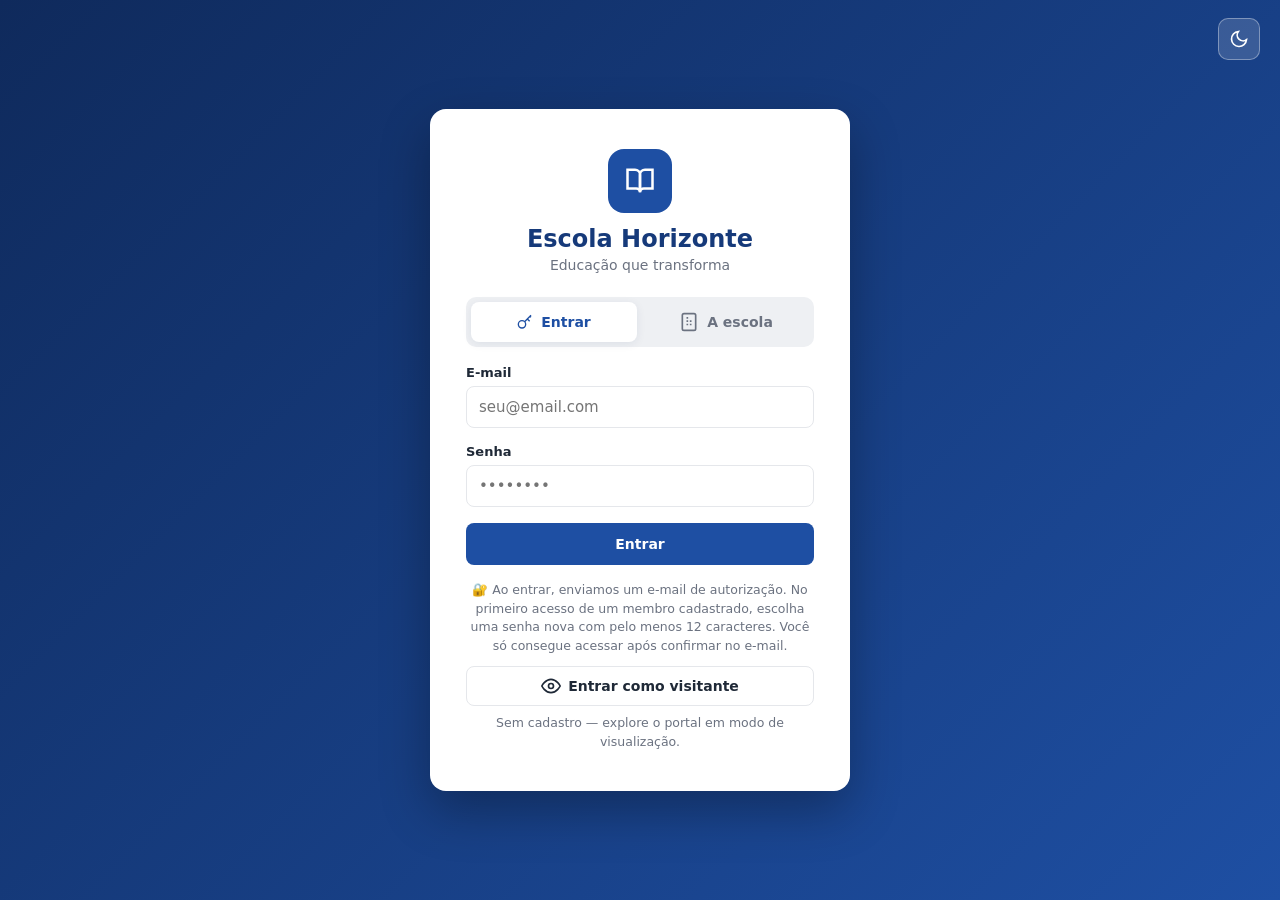
<file: index.html>
<!DOCTYPE html>
<html lang="pt-BR">
<head>
  <meta charset="UTF-8">
  <meta name="viewport" content="width=device-width, initial-scale=1.0">
  <title>Escola Horizonte — Portal da Escola</title>
  <script>
    // Aplica o tema salvo ANTES de carregar a página (evita "piscar" a tela)
    try {
      var s = JSON.parse(localStorage.getItem('escola_horizonte_settings') || '{}');
      document.documentElement.dataset.theme = s.theme || 'light';
      document.documentElement.dataset.accent = s.accent || 'blue';
    } catch (e) {}
  </script>
  <link rel="stylesheet" href="css/style.css">
</head>
<body>
  <div id="app-root"></div>

  <!-- Modal genérico (formulários de adicionar/editar) -->
  <div class="modal-overlay" id="modal-overlay">
    <div class="modal">
      <h3 id="modal-title"></h3>
      <form id="modal-form">
        <div id="modal-body"></div>
        <div class="modal-actions">
          <button type="button" class="btn btn-outline" id="modal-cancel">Cancelar</button>
          <button type="submit" class="btn btn-primary" id="modal-submit">Salvar</button>
        </div>
      </form>
    </div>
  </div>

  <div class="toast-container" id="toast-container"></div>

  <!-- Ordem importa: config → dados → api → app -->
  <script src="js/config.js"></script>
  <script src="js/data.js"></script>
  <script src="js/api.js"></script>
  <script src="js/app.js"></script>
</body>
</html>
</file>
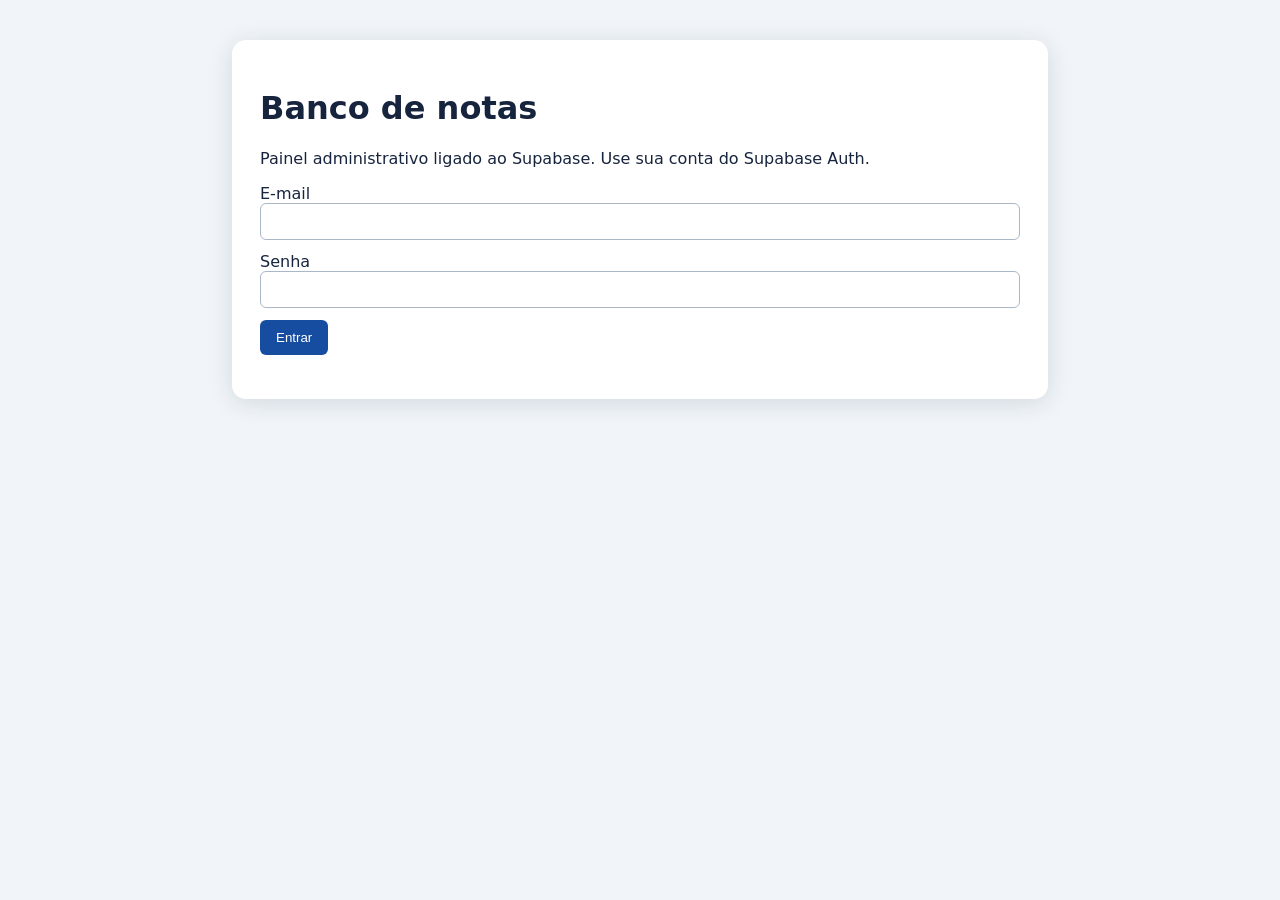
<file: supabase-portal/index.html>
<!doctype html>
<html lang="pt-BR"><head><meta charset="utf-8"><meta name="viewport" content="width=device-width, initial-scale=1"><title>Administração escolar</title><link rel="stylesheet" href="style.css"></head>
<body><main><h1>Banco de notas</h1><p>Painel administrativo ligado ao Supabase. Use sua conta do Supabase Auth.</p>
<form id="login"><label>E-mail <input name="email" type="email" required autocomplete="username"></label><label>Senha <input name="senha" type="password" required autocomplete="current-password"></label><button>Entrar</button></form>
<section id="painel" hidden><button id="sair" type="button">Sair</button><h2>Monitoramento</h2><div id="totais"></div><h2>Últimas notas</h2><p>Altere o valor e clique em Salvar. Cadastros ainda devem ser feitos no painel do Supabase.</p><div id="notas"></div></section><p id="status" role="status"></p></main><script src="app.js"></script></body></html>
</file>
<file: css/style.css>
/* ============================================================
   ESCOLA HORIZONTE — ESTILOS DO SITE
   Inclui TEMA CLARO/ESCURO e cores de destaque (acentos).
   O tema fica salvo no navegador (ver js/config.js).
   ============================================================ */

/* ---------- CORES DE DESTAQUE (azul, verde, roxo e laranja) ---------- */
:root,
[data-accent="blue"] {
  --primary: #1e4fa3;
  --primary-dark: #163a7a;
  --primary-light: #e8f0fc;
  --sidebar-bg: #0f2a5c;
  --sidebar-text: #c7d6f2;
  --logo-text: #0f2a5c;
}
[data-accent="green"] {
  --primary: #157a4c;
  --primary-dark: #0e5633;
  --primary-light: #e3f6ec;
  --sidebar-bg: #0b3d2e;
  --sidebar-text: #bfe8d2;
  --logo-text: #0b3d2e;
}
[data-accent="purple"] {
  --primary: #6d28d9;
  --primary-dark: #4c1d95;
  --primary-light: #ede9fe;
  --sidebar-bg: #2e1065;
  --sidebar-text: #ddd0fb;
  --logo-text: #2e1065;
}
[data-accent="orange"] {
  --primary: #c2410c;
  --primary-dark: #7c2d12;
  --primary-light: #ffedd5;
  --sidebar-bg: #431407;
  --sidebar-text: #fed7aa;
  --logo-text: #431407;
}

/* ---------- TEMA CLARO (padrão) ---------- */
:root {
  --accent: #f5a623;
  --success: #1e9e62;
  --danger: #d64545;
  --warning: #e8a13a;
  --text: #1f2937;
  --text-light: #6b7280;
  --bg: #f3f5f9;
  --card: #ffffff;
  --border: #e5e7eb;
  --heading: #163a7a;
  --hover: #f8fafd;
  --track: #eef0f3;
  --tint-green: #e3f6ec;
  --tint-orange: #fdf1de;
  --tint-red: #fdecec;
  --radius: 12px;
  --shadow: 0 2px 10px rgba(15, 42, 92, .08);
}

/* ---------- TEMA ESCURO ---------- */
[data-theme="dark"] {
  --text: #e5e7eb;
  --text-light: #94a3b8;
  --bg: #0f172a;
  --card: #1e293b;
  --border: #334155;
  --heading: #f1f5f9;
  --hover: #273549;
  --track: #334155;
  --tint-green: rgba(30, 158, 98, .18);
  --tint-orange: rgba(232, 161, 58, .18);
  --tint-red: rgba(214, 69, 69, .2);
  --shadow: 0 2px 12px rgba(0, 0, 0, .45);
}
/* No escuro, o "primary-light" vira um tom escuro translúcido do accent */
[data-theme="dark"][data-accent="blue"]   { --primary-light: #1d3a5f; }
[data-theme="dark"][data-accent="green"]  { --primary-light: #123f2c; }
[data-theme="dark"][data-accent="purple"] { --primary-light: #342058; }
[data-theme="dark"][data-accent="orange"] { --primary-light: #402310; }

* { margin: 0; padding: 0; box-sizing: border-box; }

body {
  font-family: 'Segoe UI', system-ui, -apple-system, Arial, sans-serif;
  background: var(--bg);
  color: var(--text);
  font-size: 15px;
  transition: background .25s, color .25s;
}

button { font-family: inherit; cursor: pointer; }
input, select, textarea { font-family: inherit; }

/* ---------- TELA DE LOGIN ---------- */
.login-screen {
  min-height: 100vh;
  display: flex;
  align-items: center;
  justify-content: center;
  background: linear-gradient(135deg, var(--sidebar-bg) 0%, var(--primary) 100%);
  padding: 20px;
  position: relative;
}

.login-card {
  background: var(--card);
  border-radius: 16px;
  padding: 40px 36px;
  width: 100%;
  max-width: 420px;
  box-shadow: 0 20px 50px rgba(0,0,0,.3);
}

.login-logo {
  text-align: center;
  margin-bottom: 24px;
}

.login-logo .logo-icon {
  width: 64px; height: 64px;
  margin: 0 auto 12px;
  background: var(--primary);
  border-radius: 16px;
  display: flex; align-items: center; justify-content: center;
  color: #fff;
}

.login-logo h1 { font-size: 24px; color: var(--heading); }
.login-logo p { color: var(--text-light); font-size: 14px; margin-top: 4px; }

.login-theme-btn {
  position: absolute; top: 18px; right: 20px;
  background: rgba(255,255,255,.15);
  border: 1px solid rgba(255,255,255,.35);
  color: #fff;
  width: 42px; height: 42px; border-radius: 10px;
  font-size: 18px;
  display: flex; align-items: center; justify-content: center;
}
.login-theme-btn:hover { background: rgba(255,255,255,.25); }

.field { margin-bottom: 16px; }
.field label { display: block; font-size: 13px; font-weight: 600; margin-bottom: 6px; color: var(--text); }
.field input, .field select, .field textarea {
  width: 100%;
  padding: 11px 12px;
  border: 1px solid var(--border);
  border-radius: 8px;
  font-size: 15px;
  outline: none;
  background: var(--card);
  color: var(--text);
  transition: border-color .15s;
}
.field input:focus, .field select:focus, .field textarea:focus { border-color: var(--primary); }
.field input:disabled { opacity: .7; }

.login-error {
  background: var(--tint-red);
  color: var(--danger);
  border: 1px solid var(--danger);
  padding: 10px 12px;
  border-radius: 8px;
  font-size: 14px;
  margin-bottom: 16px;
  display: none;
}
.login-error.show { display: block; }



/* ---------- LAYOUT PRINCIPAL ---------- */
.app { display: flex; min-height: 100vh; }

.sidebar {
  width: 250px;
  background: var(--sidebar-bg);
  color: var(--sidebar-text);
  display: flex;
  flex-direction: column;
  position: fixed;
  top: 0; bottom: 0; left: 0;
  z-index: 50;
  transition: transform .25s;
}

.sidebar-brand {
  padding: 22px 20px;
  display: flex; align-items: center; gap: 12px;
  border-bottom: 1px solid rgba(255,255,255,.1);
}
.sidebar-brand .logo-icon {
  width: 42px; height: 42px; flex-shrink: 0;
  background: var(--accent);
  border-radius: 10px;
  display: flex; align-items: center; justify-content: center;
  color: var(--logo-text);
}
.sidebar-brand strong { color: #fff; font-size: 16px; display: block; }
.sidebar-brand span { font-size: 12px; }

.nav { flex: 1; padding: 14px 10px; overflow-y: auto; }
.nav-item {
  display: flex; align-items: center; gap: 12px;
  width: 100%;
  padding: 11px 14px;
  margin-bottom: 4px;
  background: none; border: none;
  color: var(--sidebar-text);
  border-radius: 8px;
  font-size: 14.5px;
  text-align: left;
  transition: background .15s, color .15s;
}
.nav-item:hover { background: rgba(255,255,255,.08); color: #fff; }
.nav-item.active { background: var(--primary); color: #fff; }
.nav-item svg { flex-shrink: 0; }

.sidebar-user {
  padding: 16px 20px;
  border-top: 1px solid rgba(255,255,255,.1);
  display: flex; align-items: center; gap: 10px;
}
.avatar {
  width: 40px; height: 40px; border-radius: 50%;
  background: var(--accent); color: var(--logo-text);
  display: flex; align-items: center; justify-content: center;
  font-weight: 700; font-size: 15px; flex-shrink: 0;
}
.sidebar-user .u-name { color: #fff; font-size: 14px; font-weight: 600; }
.sidebar-user .u-role { font-size: 12px; }
.logout-btn {
  margin-left: auto; background: none; border: none; color: var(--sidebar-text);
  padding: 6px; border-radius: 6px;
}
.logout-btn:hover { background: rgba(255,255,255,.1); color: #fff; }

.main { flex: 1; margin-left: 250px; min-width: 0; }

.topbar {
  background: var(--card);
  border-bottom: 1px solid var(--border);
  padding: 16px 28px;
  display: flex; align-items: center; gap: 16px;
  position: sticky; top: 0; z-index: 40;
}
.topbar h2 { font-size: 20px; color: var(--heading); }
.topbar .spacer { flex: 1; }
.menu-toggle { display: none; background: none; border: none; padding: 6px; color: var(--text); }

.icon-btn {
  background: var(--track);
  border: none;
  width: 40px; height: 40px; border-radius: 10px;
  display: inline-flex; align-items: center; justify-content: center;
  color: var(--text);
  transition: background .15s, transform .15s;
}
.icon-btn:hover { transform: scale(1.08); }

.content { padding: 28px; max-width: 1200px; margin: 0 auto; }

/* ---------- CARDS E ESTATÍSTICAS ---------- */
.stats-grid {
  display: grid;
  grid-template-columns: repeat(auto-fit, minmax(200px, 1fr));
  gap: 16px;
  margin-bottom: 24px;
}
.stat-card {
  background: var(--card);
  border-radius: var(--radius);
  padding: 20px;
  box-shadow: var(--shadow);
  display: flex; align-items: center; gap: 14px;
}
.stat-icon {
  width: 48px; height: 48px; border-radius: 12px;
  display: flex; align-items: center; justify-content: center;
  flex-shrink: 0;
}
.stat-icon.blue { background: var(--primary-light); color: var(--primary); }
[data-theme="dark"] .stat-icon.blue { color: #9ec1f2; }
.stat-icon.green { background: var(--tint-green); color: var(--success); }
.stat-icon.orange { background: var(--tint-orange); color: var(--warning); }
.stat-icon.red { background: var(--tint-red); color: var(--danger); }
.stat-card .stat-num { font-size: 24px; font-weight: 700; color: var(--text); }
.stat-card .stat-label { font-size: 13px; color: var(--text-light); }

.card {
  background: var(--card);
  border-radius: var(--radius);
  box-shadow: var(--shadow);
  padding: 22px;
  margin-bottom: 20px;
}
.card h3 { font-size: 17px; color: var(--heading); margin-bottom: 14px; }

/* ---------- TABELAS ---------- */
.table-wrap { overflow-x: auto; }
table { width: 100%; border-collapse: collapse; font-size: 14px; }
th, td { padding: 11px 12px; text-align: left; border-bottom: 1px solid var(--border); white-space: nowrap; }
th { color: var(--text-light); font-size: 12px; text-transform: uppercase; letter-spacing: .04em; }
tr:hover td { background: var(--hover); }

.badge {
  display: inline-block;
  padding: 3px 10px;
  border-radius: 20px;
  font-size: 12px;
  font-weight: 600;
}
.badge.green { background: var(--tint-green); color: var(--success); }
.badge.red { background: var(--tint-red); color: var(--danger); }
.badge.orange { background: var(--tint-orange); color: var(--warning); }
.badge.blue { background: var(--primary-light); color: var(--primary); }
[data-theme="dark"] .badge.blue { color: #9ec1f2; }
.badge.gray { background: var(--track); color: var(--text-light); }

.grade-cell { font-weight: 700; }
.grade-good { color: var(--success); }
.grade-mid { color: var(--warning); }
.grade-bad { color: var(--danger); }

/* ---------- BOTÕES ---------- */
.btn {
  display: inline-flex; align-items: center; gap: 7px;
  padding: 9px 16px;
  border-radius: 8px;
  border: 1px solid transparent;
  font-size: 14px; font-weight: 600;
  transition: background .15s, filter .15s;
}
.btn-primary { background: var(--primary); color: #fff; }
.btn-primary:hover { background: var(--primary-dark); }
[data-theme="dark"] .btn-primary:hover { filter: brightness(1.35); }
.btn-success { background: var(--success); color: #fff; }
.btn-success:hover { filter: brightness(.92); }
.btn-danger { background: var(--danger); color: #fff; }
.btn-danger:hover { filter: brightness(.92); }
.btn-outline { background: var(--card); border-color: var(--border); color: var(--text); }
.btn-outline:hover { background: var(--hover); }
.btn-sm { padding: 5px 11px; font-size: 13px; }
.btn:disabled { opacity: .55; cursor: not-allowed; }

.toolbar {
  display: flex; align-items: center; gap: 12px;
  flex-wrap: wrap;
  margin-bottom: 16px;
}
.toolbar .spacer { flex: 1; }
.search-input {
  padding: 9px 12px;
  border: 1px solid var(--border);
  border-radius: 8px;
  font-size: 14px;
  min-width: 220px;
  outline: none;
  background: var(--card);
  color: var(--text);
}
.search-input:focus { border-color: var(--primary); }
.filter-select {
  padding: 9px 12px;
  border: 1px solid var(--border);
  border-radius: 8px;
  font-size: 14px;
  background: var(--card);
  color: var(--text);
  outline: none;
}

/* ---------- MODAL ---------- */
.modal-overlay {
  position: fixed; inset: 0;
  background: rgba(2, 6, 23, .6);
  display: none;
  align-items: center; justify-content: center;
  z-index: 100;
  padding: 16px;
}
.modal-overlay.open { display: flex; }
.modal {
  background: var(--card);
  border-radius: 14px;
  width: 100%;
  max-width: 480px;
  max-height: 90vh;
  overflow-y: auto;
  padding: 26px;
  box-shadow: 0 20px 50px rgba(0,0,0,.35);
}
.modal h3 { font-size: 18px; color: var(--heading); margin-bottom: 18px; }
.modal-actions {
  display: flex; justify-content: flex-end; gap: 10px;
  margin-top: 22px;
}
.form-row { display: grid; grid-template-columns: 1fr 1fr; gap: 12px; }
.form-hint { font-size: 12px; color: var(--text-light); margin-top: 4px; }

/* ---------- TOAST ---------- */
.toast-container {
  position: fixed; bottom: 20px; right: 20px; z-index: 200;
  display: flex; flex-direction: column; gap: 10px;
}
.toast {
  background: var(--text);
  color: var(--card);
  padding: 13px 18px;
  border-radius: 10px;
  font-size: 14px;
  box-shadow: 0 8px 24px rgba(0,0,0,.3);
  animation: toast-in .25s ease;
  max-width: 340px;
}
.toast.success { background: var(--success); color: #fff; }
.toast.error { background: var(--danger); color: #fff; }
@keyframes toast-in { from { opacity: 0; transform: translateY(10px); } to { opacity: 1; } }

/* ---------- DIVERSOS ---------- */
.empty-state {
  text-align: center;
  padding: 40px 20px;
  color: var(--text-light);
}
.empty-state .big-icon { font-size: 40px; margin-bottom: 10px; }

.progress-bar {
  height: 8px; background: var(--track); border-radius: 6px; overflow: hidden;
  min-width: 90px;
}
.progress-fill { height: 100%; background: var(--success); border-radius: 6px; }

.grid-2 { display: grid; grid-template-columns: 1fr 1fr; gap: 20px; }
@media (max-width: 900px) { .grid-2 { grid-template-columns: 1fr; } }

.action-group { display: flex; gap: 6px; }

/* ---------- CONFIGURAÇÕES / TEMA ---------- */
.settings-grid { display: grid; grid-template-columns: repeat(auto-fit, minmax(320px, 1fr)); gap: 20px; align-items: start; }

.theme-options { display: flex; gap: 12px; }
.theme-option {
  flex: 1;
  border: 2px solid var(--border);
  background: var(--card);
  color: var(--text);
  border-radius: 12px;
  padding: 14px 10px;
  display: flex; flex-direction: column; align-items: center; gap: 10px;
  font-size: 14px; font-weight: 600;
  transition: border-color .15s, transform .15s;
}
.theme-option:hover { transform: translateY(-2px); }
.theme-option.selected { border-color: var(--primary); box-shadow: 0 0 0 3px var(--primary-light); }
.theme-preview {
  width: 100%; height: 64px; border-radius: 8px; border: 1px solid var(--border);
  display: block;
}
.theme-preview.light { background: linear-gradient(135deg, #f3f5f9 60%, #ffffff 60%); position: relative; }
.theme-preview.light::after { content: ''; position: absolute; left: 8px; top: 10px; bottom: 10px; width: 26%; border-radius: 6px; background: #0f2a5c; }
.theme-preview.dark { background: linear-gradient(135deg, #0f172a 60%, #1e293b 60%); position: relative; }
.theme-preview.dark::after { content: ''; position: absolute; left: 8px; top: 10px; bottom: 10px; width: 26%; border-radius: 6px; background: #020617; }

.accent-options { display: flex; gap: 12px; flex-wrap: wrap; }
.accent-option {
  display: flex; flex-direction: column; align-items: center; gap: 8px;
  background: none; border: none; color: var(--text);
  font-size: 12px; font-weight: 600;
  padding: 6px 4px; border-radius: 10px;
}
.accent-swatch {
  width: 46px; height: 46px; border-radius: 50%;
  border: 3px solid transparent;
  outline: 2px solid var(--border);
  transition: transform .15s, outline-color .15s;
}
.accent-option:hover .accent-swatch { transform: scale(1.12); }
.accent-option.selected .accent-swatch { outline: 3px solid var(--text); transform: scale(1.12); }
.accent-option[data-accent-choice="blue"]   .accent-swatch { background: #1e4fa3; }
.accent-option[data-accent-choice="green"]  .accent-swatch { background: #157a4c; }
.accent-option[data-accent-choice="purple"] .accent-swatch { background: #6d28d9; }
.accent-option[data-accent-choice="orange"] .accent-swatch { background: #c2410c; }

.danger-zone {
  border: 1px solid var(--danger);
  border-radius: var(--radius);
  padding: 16px;
  margin-top: 16px;
}
.danger-zone h4 { color: var(--danger); font-size: 14px; margin-bottom: 8px; }

.info-list { list-style: none; font-size: 13px; color: var(--text-light); line-height: 2; }
.info-list code { background: var(--track); padding: 2px 6px; border-radius: 4px; font-size: 12px; color: var(--text); }
.info-ok { color: var(--success); font-weight: 700; }
.info-warn { color: var(--warning); font-weight: 700; }

.tech-badge {
  display: inline-flex; align-items: center; gap: 6px;
  background: var(--tint-orange); color: var(--warning);
  border-radius: 20px; padding: 3px 12px; font-size: 12px; font-weight: 700;
  margin-left: 8px; vertical-align: middle;
}

@media (max-width: 768px) {
  .sidebar { transform: translateX(-100%); }
  .sidebar.open { transform: translateX(0); }
  .main { margin-left: 0; }
  .menu-toggle { display: block; }
  .content { padding: 16px; }
  .form-row { grid-template-columns: 1fr; }
}

/* ---------- AUTORIZAÇÃO POR E-MAIL (tela de espera e simulação) ---------- */
.login-note { text-align: center; font-size: 12.5px; color: var(--text-light); margin-top: 16px; line-height: 1.5; }

.waiting-card { max-width: 480px; text-align: center; }
.mail-pulse {
  width: 84px; height: 84px; margin: 0 auto 18px;
  border-radius: 50%;
  background: var(--primary-light); color: var(--primary);
  display: flex; align-items: center; justify-content: center;
  animation: mail-pulse 1.6s ease-in-out infinite;
}
[data-theme="dark"] .mail-pulse { color: #9ec1f2; }
@keyframes mail-pulse {
  0%, 100% { box-shadow: 0 0 0 0 var(--primary-light); transform: scale(1); }
  50% { box-shadow: 0 0 0 14px transparent; transform: scale(1.06); }
}
.waiting-title { font-size: 22px; color: var(--heading); margin-bottom: 12px; }
.waiting-text { font-size: 15px; color: var(--text); margin-bottom: 8px; }
.waiting-sub { font-size: 13px; color: var(--text-light); line-height: 1.6; margin-bottom: 18px; }
.waiting-status {
  display: flex; align-items: center; justify-content: center; gap: 10px;
  background: var(--primary-light); color: var(--primary);
  border-radius: 10px; padding: 12px; font-size: 14px; font-weight: 600;
  margin-bottom: 16px;
}
[data-theme="dark"] .waiting-status { color: #9ec1f2; }
.dot-pulse { width: 10px; height: 10px; border-radius: 50%; background: var(--primary); animation: dot-pulse 1.1s ease-in-out infinite; }
@keyframes dot-pulse { 0%,100% { opacity:.3; transform:scale(.8);} 50% { opacity:1; transform:scale(1.3);} }

.mail-sent-ok {
  margin-top: 18px; display: flex; align-items: center; gap: 8px; justify-content: center;
  color: var(--success); background: var(--tint-green); border-radius: 10px; padding: 12px; font-size: 14px; font-weight: 600;
}

.mock-email { margin-top: 20px; text-align: left; }
.mock-email-tag {
  font-size: 11px; font-weight: 800; letter-spacing: .05em; text-transform: uppercase;
  color: var(--warning); margin-bottom: 8px; text-align: center;
}
.mock-email-box {
  border: 1px dashed var(--border); border-radius: 12px;
  background: var(--hover); padding: 16px;
}
.mock-email-from { font-size: 12.5px; color: var(--text-light); line-height: 1.7; margin-bottom: 10px; padding-bottom: 10px; border-bottom: 1px solid var(--border); }
.mock-email-body { font-size: 14px; margin-bottom: 12px; }
.mock-email-actions { display: flex; gap: 10px; flex-wrap: wrap; }

.auth-result { text-align: center; max-width: 440px; }
.auth-icon { font-size: 64px; margin-bottom: 12px; }

/* ---------- ABAS DA TELA DE LOGIN + PORTAL PÚBLICO ---------- */
.login-tabs {
  display: flex; gap: 6px;
  background: var(--track);
  border-radius: 10px;
  padding: 5px;
  margin-bottom: 18px;
}
.login-tab {
  flex: 1;
  display: inline-flex; align-items: center; justify-content: center; gap: 8px;
  background: none; border: none;
  color: var(--text-light);
  font-size: 14px; font-weight: 700;
  padding: 10px 8px;
  border-radius: 8px;
  transition: background .15s, color .15s;
}
.login-tab:hover { color: var(--text); }
.login-tab.active { background: var(--card); color: var(--primary); box-shadow: var(--shadow); }

.login-panel { display: none; }
.login-panel.show { display: block; }

.school-about { font-size: 14px; line-height: 1.7; color: var(--text); margin-bottom: 14px; }
.school-info-grid { display: grid; grid-template-columns: 1fr 1fr; gap: 10px; margin-bottom: 16px; }
.school-info-item {
  background: var(--hover);
  border: 1px solid var(--border);
  border-radius: 10px;
  padding: 10px 12px;
  display: flex; flex-direction: column; gap: 2px;
  font-size: 13px;
}
.si-label { font-size: 11px; font-weight: 700; text-transform: uppercase; letter-spacing: .04em; color: var(--text-light); }
@media (max-width: 480px) { .school-info-grid { grid-template-columns: 1fr; } }

.visitor-hero { background: linear-gradient(135deg, var(--primary-light), var(--card)); border: 1px solid var(--border); }
</file>
<file: supabase-portal/style.css>
body{font:16px system-ui,sans-serif;background:#f1f5f9;color:#17243d;margin:0}main{max-width:760px;margin:40px auto;background:white;padding:28px;border-radius:14px;box-shadow:0 4px 25px #1232}label{display:block;margin:12px 0}input{display:block;padding:10px;border:1px solid #aab7c7;border-radius:6px;width:100%;box-sizing:border-box}button{padding:10px 16px;border:0;border-radius:6px;background:#174da1;color:white;cursor:pointer}form.nota{border-top:1px solid #ddd;padding:12px 0}form.nota input{max-width:150px;margin:8px 0}#status{color:#a33333}
</file>
